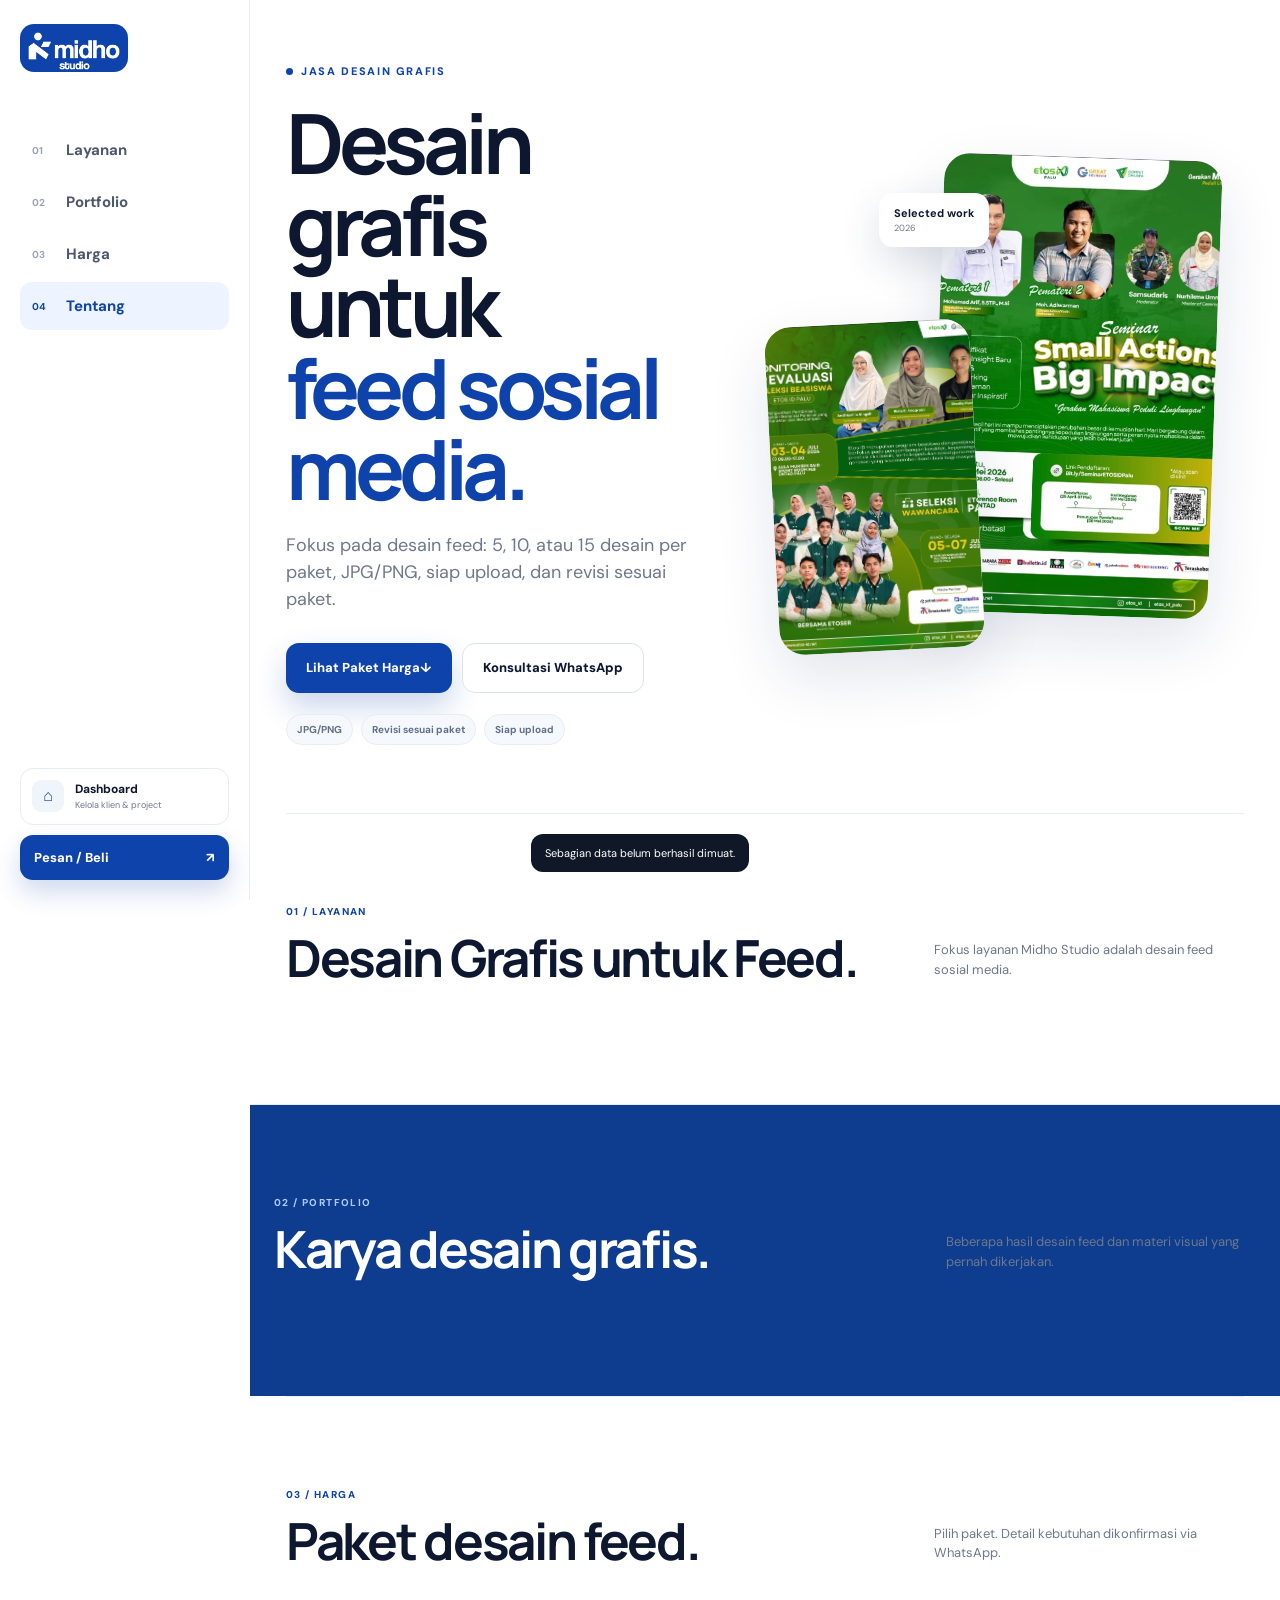
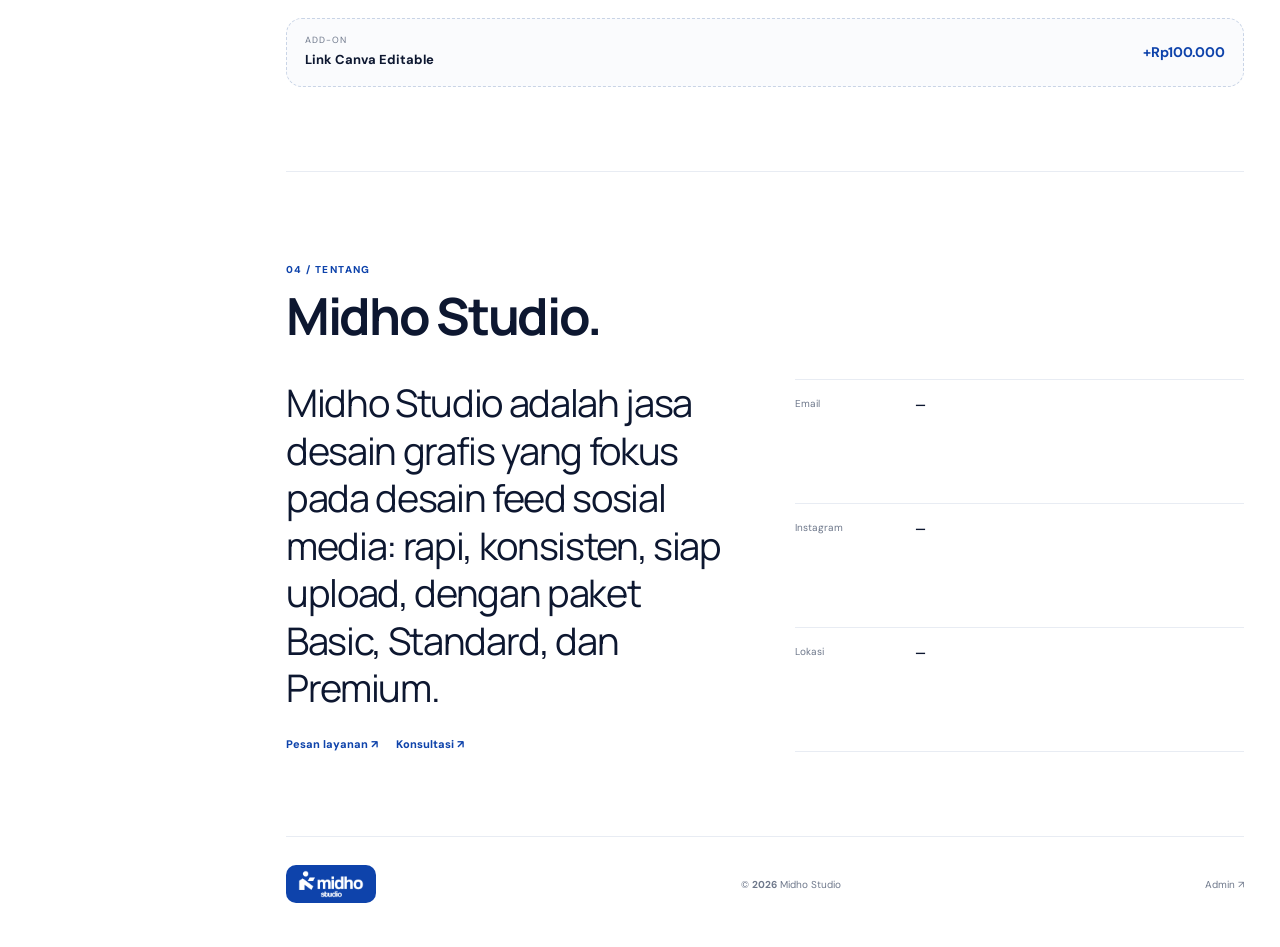
<file: index.html>
<!doctype html>
<html lang="id">
<head>
<meta charset="utf-8">
<meta name="viewport" content="width=device-width,initial-scale=1,viewport-fit=cover">
<meta name="theme-color" content="#0E43AB">
<meta name="description" content="Midho Studio — jasa desain grafis yang fokus pada desain feed sosial media. Paket Basic, Standard, dan Premium.">
<title>Midho Studio — Jasa Desain Grafis Feed Sosial Media</title>
<link rel="icon" type="image/png" href="/assets/midho-logo-white.png">
<link rel="preconnect" href="https://fonts.googleapis.com">
<link rel="preconnect" href="https://fonts.gstatic.com" crossorigin>
<link href="https://fonts.googleapis.com/css2?family=DM+Sans:wght@400;500;600;700&family=Manrope:wght@600;700;800&display=swap" rel="stylesheet">
<link rel="stylesheet" href="/assets/studio-v4.css">
</head>
<body>
<div class="site-shell">
<aside class="site-rail" id="siteRail">
<a class="rail-brand" href="#home"><img data-brand-logo src="/assets/midho-logo-white.png" alt="Midho Studio"></a>
<nav class="rail-nav">
<a href="#layanan" data-section-link><span>01</span>Layanan</a>
<a href="#portfolio" data-section-link><span>02</span>Portfolio</a>
<a href="#harga" data-section-link><span>03</span>Harga</a>
<a href="#tentang" data-section-link><span>04</span>Tentang</a>
</nav>
<div class="rail-bottom">
<a class="rail-admin" href="/admin/"><span>⌂</span><div><b>Dashboard</b><small>Kelola klien & project</small></div></a>
<a class="rail-buy" href="https://lynk.id/midhostudio" target="_blank" rel="noopener">Pesan / Beli <span>↗</span></a>
</div>
</aside>
<main class="site-main">
<header class="mobile-head">
<a href="#home"><img data-brand-logo src="/assets/midho-logo-white.png" alt="Midho Studio"></a>
<a class="mobile-buy" href="https://lynk.id/midhostudio" target="_blank" rel="noopener">Pesan</a>
<button id="mobileMenu" aria-label="Buka menu">☰</button>
</header>
<section class="studio-hero" id="home">
<div class="hero-copy">
<span class="kicker">Jasa Desain Grafis</span>
<h1>Desain grafis untuk<br><em>feed sosial media.</em></h1>
<p>Fokus pada desain feed: 5, 10, atau 15 desain per paket, JPG/PNG, siap upload, dan revisi sesuai paket.</p>
<div class="hero-actions">
<a class="primary-action" href="#harga">Lihat Paket Harga <span>↓</span></a>
<a class="soft-action" href="#" data-whatsapp>Konsultasi WhatsApp</a>
</div>
<div class="micro-proof"><span>JPG/PNG</span><span>Revisi sesuai paket</span><span>Siap upload</span></div>
</div>
<div class="hero-showcase">
<div class="showcase-card main"><img id="heroWork1" src="/assets/portfolio/portfolio-1.jpg?v=7" alt="Karya Midho Studio"></div>
<div class="showcase-card secondary"><img id="heroWork2" src="/assets/portfolio/portfolio-2.jpg?v=7" alt="Karya Midho Studio"></div>
<div class="showcase-badge"><strong>Selected work</strong><span>2026</span></div>
</div>
</section>
<section class="studio-section" id="layanan">
<header class="section-title"><div><span>01 / LAYANAN</span><h2>Desain Grafis untuk Feed.</h2></div><p>Fokus layanan Midho Studio adalah desain feed sosial media.</p></header>
<div class="service-grid" id="serviceGrid"></div>
</section>
<section class="studio-section dark-section" id="portfolio">
<header class="section-title light"><div><span>02 / PORTFOLIO</span><h2>Karya desain grafis.</h2></div><p>Beberapa hasil desain feed dan materi visual yang pernah dikerjakan.</p></header>
<div class="portfolio-grid" id="portfolioGrid"></div>
</section>
<section class="studio-section price-section" id="harga">
<header class="section-title"><div><span>03 / HARGA</span><h2>Paket desain feed.</h2></div><p>Pilih paket. Detail kebutuhan dikonfirmasi via WhatsApp.</p></header>
<div class="price-grid" id="priceGrid"></div>
<div class="addon-card"><div><span>Add-on</span><strong>Link Canva Editable</strong></div><b>+Rp100.000</b></div>
</section>
<section class="studio-section about-section" id="tentang">
<header class="section-title"><div><span>04 / TENTANG</span><h2>Midho Studio.</h2></div></header>
<div class="about-layout">
<div><p id="aboutText">Midho Studio adalah jasa desain grafis yang fokus pada desain feed sosial media: rapi, konsisten, siap upload, dengan paket Basic, Standard, dan Premium.</p><div class="about-actions"><a href="https://lynk.id/midhostudio" target="_blank" rel="noopener">Pesan layanan ↗</a><a href="#" data-whatsapp>Konsultasi ↗</a></div></div>
<div class="contact-list">
<div><span>Email</span><a id="publicEmail" href="#">—</a></div>
<div><span>Instagram</span><a id="publicInstagram" href="#" target="_blank" rel="noopener">—</a></div>
<div><span>Lokasi</span><b id="publicLocation">—</b></div>
</div>
</div>
</section>
<footer class="studio-footer">
<img data-brand-logo src="/assets/midho-logo-white.png" alt="Midho Studio">
<span>© <b id="year"></b> Midho Studio</span>
<a href="/admin/">Admin ↗</a>
</footer>
</main>
</div>
<div class="mobile-actionbar">
<a href="#" data-whatsapp>Konsultasi</a>
<a href="https://lynk.id/midhostudio" target="_blank" rel="noopener">Pesan / Beli ↗</a>
</div>
<div class="lightbox" id="lightbox" hidden><button aria-label="Tutup">×</button><img alt=""><div><span></span><strong></strong></div></div>
<div class="toast" id="toast"></div>
<script src="/assets/store.js?v=20260923-1045"></script>
<script src="/assets/studio-v3.js?v=20260923-1045"></script>
</body>
</html>
</file>
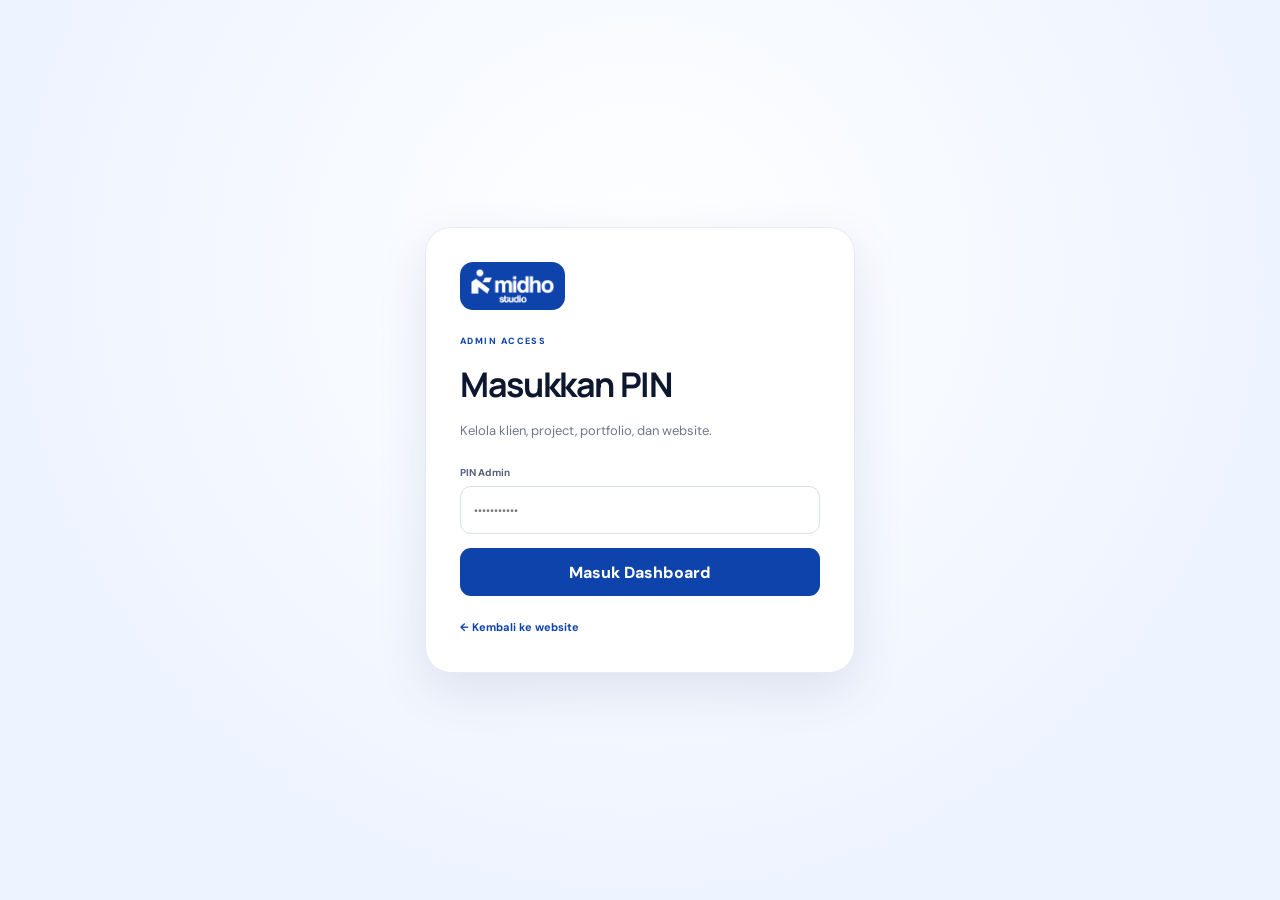
<file: admin/index.html>
<!doctype html>
<html lang="id">
<head>
<meta charset="utf-8">
<meta name="viewport" content="width=device-width,initial-scale=1,viewport-fit=cover">
<meta name="theme-color" content="#0E43AB">
<title>Midho Studio — Admin</title>
<link rel="icon" type="image/png" href="/assets/midho-logo-white.png">
<link rel="preconnect" href="https://fonts.googleapis.com">
<link rel="preconnect" href="https://fonts.gstatic.com" crossorigin>
<link href="https://fonts.googleapis.com/css2?family=DM+Sans:wght@400;500;600;700&family=Manrope:wght@600;700;800&display=swap" rel="stylesheet">
<link rel="stylesheet" href="/assets/admin-v5.css">
</head>
<body>
<main id="loginView" class="auth-screen">
<section class="auth-card">
<img data-brand-logo src="/assets/midho-logo-white.png" alt="Midho Studio">
<span>ADMIN ACCESS</span>
<h1>Masukkan PIN</h1>
<p>Kelola klien, project, portfolio, dan website.</p>
<form id="pinForm">
<label>PIN Admin<input type="password" name="pin" inputmode="numeric" required autocomplete="current-password" placeholder="•••••••••••"></label>
<button>Masuk Dashboard</button>
</form>
<a href="/">← Kembali ke website</a>
</section>
</main>
<div id="adminView" class="admin-shell" hidden>
<aside class="admin-rail" id="adminRail">
<a class="admin-brand" href="/"><img data-brand-logo src="/assets/midho-logo-white.png" alt="Midho Studio"></a>
<nav>
<button class="active" data-nav="overview"><span>⌂</span>Overview</button>
<button data-nav="clients"><span>◎</span>Klien</button>
<button data-nav="projects"><span>▦</span>Project</button>
<button data-nav="portfolio"><span>◫</span>Portfolio</button>
<button data-nav="pricing"><span>Rp</span>Harga</button>
<button data-nav="settings"><span>⚙</span>Pengaturan</button>
</nav>
<div class="admin-rail-bottom">
<a href="/" target="_blank">Preview Website ↗</a>
<button id="logoutBtn"><span>↪</span>Logout</button>
</div>
</aside>
<section class="admin-work">
<header class="admin-top">
<button class="admin-menu" id="adminMenu">☰</button>
<div><small>Midho Studio</small><strong id="adminCurrent">Overview</strong></div>
<a href="/" target="_blank">Preview ↗</a>
</header>
<div class="admin-content" id="mainContent"></div>
</section>
</div>
<div id="modalRoot"></div>
<div class="admin-toast" id="adminToast"></div>
<script src="/assets/store-v4.js"></script>
<script src="/assets/admin-core-v4.js"></script>
<script src="/assets/admin-pages-v5.js"></script>
<script src="/assets/admin-actions-v5.js"></script>
</body>
</html>
</file>
<file: assets/studio-v4.css>
:root{--blue:#0E43AB;--blue2:#1A5AD4;--ink:#0D1730;--muted:#6E788B;--line:#E8ECF3;--soft:#F5F8FC;--white:#fff;--shadow:0 24px 60px rgba(20,45,95,.12);--rail:250px}
*{box-sizing:border-box}html{scroll-behavior:smooth}body{margin:0;font-family:"DM Sans",sans-serif;color:var(--ink);background:#fff;line-height:1.5}a{text-decoration:none;color:inherit}button{font:inherit}img{max-width:100%;display:block}section[id]{scroll-margin-top:22px}
.site-shell{display:grid;grid-template-columns:var(--rail) minmax(0,1fr);min-height:100vh}
.site-rail{position:sticky;top:0;height:100vh;padding:24px 20px 20px;border-right:1px solid var(--line);background:rgba(255,255,255,.98);display:flex;flex-direction:column;z-index:30}
.rail-brand{width:108px;height:48px;border-radius:14px;overflow:hidden;background:var(--blue);display:grid;place-items:center}.rail-brand img{width:100%;height:100%;object-fit:contain;padding:7px}
.rail-nav{display:grid;gap:4px;margin-top:54px}.rail-nav a{display:grid;grid-template-columns:34px 1fr;align-items:center;min-height:48px;padding:0 12px;border-radius:12px;color:#4D5870;font-weight:700;font-size:15px;transition:.2s}.rail-nav a span{font-size:10px;color:#9AA4B6}.rail-nav a:hover,.rail-nav a.active{background:#EDF3FF;color:var(--blue)}.rail-nav a.active span{color:var(--blue)}
.rail-bottom{margin-top:auto;display:grid;gap:10px}.rail-admin{display:flex;align-items:center;gap:11px;padding:11px;border:1px solid var(--line);border-radius:13px}.rail-admin>span{width:32px;height:32px;border-radius:9px;background:#F0F4FB;display:grid;place-items:center;color:var(--blue)}.rail-admin b{display:block;font-size:12px}.rail-admin small{display:block;color:var(--muted);font-size:9px;margin-top:1px}.rail-buy{display:flex;align-items:center;justify-content:space-between;background:var(--blue);color:#fff;border-radius:13px;padding:13px 14px;font-size:13px;font-weight:800;box-shadow:0 12px 26px rgba(14,67,171,.2)}
.site-main{min-width:0}.mobile-head{display:none}
.studio-hero,.studio-section,.studio-footer{width:min(1240px,calc(100% - 72px));margin:0 auto}
.studio-hero{min-height:680px;display:grid;grid-template-columns:minmax(0,.92fr) minmax(420px,1.08fr);align-items:center;gap:56px;padding:58px 0 68px}.kicker{display:inline-flex;align-items:center;gap:8px;color:var(--blue);font-size:11px;font-weight:800;letter-spacing:.15em;text-transform:uppercase}.kicker:before{content:"";width:7px;height:7px;border-radius:50%;background:var(--blue)}
.hero-copy h1{font-family:"Manrope",sans-serif;font-size:clamp(58px,6.5vw,92px);line-height:.98;letter-spacing:-.065em;margin:20px 0 22px;max-width:760px}.hero-copy h1 em{font-style:normal;color:var(--blue)}.hero-copy>p{font-size:18px;color:var(--muted);max-width:530px;margin:0 0 30px}
.hero-actions{display:flex;gap:10px;flex-wrap:wrap}.primary-action,.soft-action{display:inline-flex;align-items:center;justify-content:center;min-height:50px;padding:0 20px;border-radius:13px;font-weight:800;font-size:13px;transition:.2s}.primary-action{background:var(--blue);color:#fff;box-shadow:0 14px 30px rgba(14,67,171,.22)}.soft-action{border:1px solid #DDE3EC;background:#fff;color:var(--ink)}.primary-action:hover,.soft-action:hover{transform:translateY(-2px)}
.micro-proof{display:flex;gap:8px;flex-wrap:wrap;margin-top:21px}.micro-proof span{border:1px solid var(--line);background:var(--soft);border-radius:999px;padding:7px 10px;color:#617088;font-size:10px;font-weight:700}
.hero-showcase{position:relative;height:520px}.showcase-card{position:absolute;overflow:hidden;border-radius:26px;box-shadow:var(--shadow);background:#E7EDF8}.showcase-card img{width:100%;height:100%;object-fit:cover}.showcase-card.main{width:57%;height:88%;right:6%;top:3%;transform:rotate(2deg)}.showcase-card.secondary{width:42%;height:63%;left:3%;bottom:2%;transform:rotate(-3deg)}.showcase-badge{position:absolute;left:25%;top:10%;background:#fff;padding:12px 15px;border-radius:14px;box-shadow:0 15px 40px rgba(30,55,95,.16)}.showcase-badge strong,.showcase-badge span{display:block}.showcase-badge strong{font-size:11px}.showcase-badge span{font-size:9px;color:var(--muted)}
.studio-section{padding:84px 0;border-top:1px solid var(--line)}.section-title{display:flex;align-items:flex-end;justify-content:space-between;gap:28px;margin-bottom:36px}.section-title>div>span{font-size:10px;font-weight:800;letter-spacing:.14em;color:var(--blue)}.section-title h2{font-family:"Manrope";font-size:clamp(34px,4vw,52px);letter-spacing:-.045em;line-height:1.05;margin:9px 0 0}.section-title>p{color:var(--muted);font-size:13px;max-width:310px;margin:0 0 5px}
.service-grid{display:grid;grid-template-columns:repeat(4,minmax(0,1fr));gap:14px}.service-grid.single-service{grid-template-columns:minmax(0,620px)}.service-card{min-height:260px;border:1px solid var(--line);border-radius:20px;padding:20px;display:flex;flex-direction:column;background:#fff;transition:.22s}.service-card:hover{transform:translateY(-4px);box-shadow:0 16px 40px rgba(30,55,100,.09)}.service-card .num{font-size:10px;color:#A0A9B9}.service-card .service-mark{width:56px;height:46px;border-radius:14px;background:#EDF3FF;color:var(--blue);display:grid;place-items:center;font-size:10px;font-weight:800;margin:38px 0 22px}.service-card h3{font-family:"Manrope";font-size:20px;letter-spacing:-.03em;margin:0 0 8px}.service-card p{font-size:12px;color:var(--muted);margin:0 0 20px}.service-card a{margin-top:auto;color:var(--blue);font-size:11px;font-weight:800}
.dark-section{width:100%;max-width:none;background:#0E3C8E;color:#fff;padding-left:max(24px,calc((100% - 1240px)/2));padding-right:max(24px,calc((100% - 1240px)/2))}.dark-section .section-title.light>div>span{color:#AFC8FF}.dark-section .section-title h2{color:#fff}.portfolio-filters{display:flex;gap:6px;flex-wrap:wrap}.portfolio-filters button{border:1px solid rgba(255,255,255,.2);background:transparent;color:#C9D7F1;border-radius:999px;padding:8px 12px;font-size:10px;font-weight:700;cursor:pointer}.portfolio-filters button.active{background:#fff;color:var(--blue)}
.portfolio-grid{display:grid;grid-template-columns:repeat(4,minmax(0,1fr));gap:24px 14px}.portfolio-card{cursor:pointer;min-width:0}.portfolio-image{aspect-ratio:4/5;border-radius:18px;overflow:hidden;background:#2956A6}.portfolio-image img{width:100%;height:100%;object-fit:cover;transition:.35s}.portfolio-card:hover img{transform:scale(1.02)}.portfolio-meta{padding-top:11px}.portfolio-meta span{display:block;font-size:8px;color:#AFC8FF;letter-spacing:.12em;text-transform:uppercase}.portfolio-meta h3{font-size:14px;line-height:1.3;margin:5px 0 0;color:#fff}
.product-grid{display:grid;grid-template-columns:repeat(3,minmax(0,1fr));gap:14px}.product-card{border:1px solid var(--line);border-radius:20px;padding:22px;min-height:220px;display:flex;flex-direction:column}.product-card .product-type{font-size:9px;color:var(--blue);font-weight:800;text-transform:uppercase;letter-spacing:.1em}.product-card h3{font-family:"Manrope";font-size:23px;letter-spacing:-.03em;margin:14px 0 8px}.product-card p{font-size:12px;color:var(--muted);margin:0}.product-card footer{margin-top:auto;display:flex;align-items:center;justify-content:space-between;gap:12px}.product-card footer strong{font-size:13px}.product-card footer a{background:var(--blue);color:#fff;border-radius:11px;padding:10px 13px;font-size:10px;font-weight:800}
.price-grid{display:grid;grid-template-columns:repeat(3,minmax(0,1fr));gap:14px}.price-card{border:1px solid var(--line);border-radius:22px;padding:24px;position:relative}.price-card.featured{border-color:#BBD0FF;background:#F7FAFF;box-shadow:0 15px 38px rgba(14,67,171,.09)}.price-card .price-label{font-size:9px;color:var(--blue);font-weight:800;text-transform:uppercase;letter-spacing:.12em}.price-card h3{font-family:"Manrope";font-size:24px;margin:12px 0 3px}.price-card .price{font-family:"Manrope";font-size:30px;font-weight:800;letter-spacing:-.035em;margin:16px 0}.price-card ul{list-style:none;margin:0 0 24px;padding:0;display:grid;gap:9px}.price-card li{font-size:12px;color:#56637A}.price-card li:before{content:"✓";color:var(--blue);font-weight:800;margin-right:8px}.price-card a{display:flex;justify-content:center;padding:12px;border-radius:11px;border:1px solid #D8E0EC;font-size:11px;font-weight:800}.price-card.featured a{background:var(--blue);color:#fff;border-color:var(--blue)}.addon-card{margin-top:14px;border:1px dashed #C9D4E6;border-radius:16px;padding:15px 18px;display:flex;align-items:center;justify-content:space-between;background:#FAFBFD}.addon-card span{display:block;font-size:9px;color:var(--muted);text-transform:uppercase;letter-spacing:.12em}.addon-card strong{font-size:13px}.addon-card b{color:var(--blue);font-size:14px}
.about-layout{display:grid;grid-template-columns:1fr 1fr;gap:60px}.about-layout>div>p{font-family:"Manrope";font-size:clamp(25px,3vw,38px);letter-spacing:-.035em;line-height:1.25;margin:0;max-width:620px}.about-actions{display:flex;gap:18px;margin-top:24px}.about-actions a{font-size:11px;font-weight:800;color:var(--blue)}.contact-list{display:grid;border-top:1px solid var(--line)}.contact-list>div{display:grid;grid-template-columns:100px 1fr;gap:20px;padding:16px 0;border-bottom:1px solid var(--line)}.contact-list span{font-size:10px;color:var(--muted)}.contact-list a,.contact-list b{font-size:12px;font-weight:700}
.studio-footer{border-top:1px solid var(--line);padding:28px 0 44px;display:flex;align-items:center;justify-content:space-between;gap:20px;color:var(--muted);font-size:10px}.studio-footer img{width:90px;height:38px;object-fit:contain;background:var(--blue);border-radius:10px;padding:5px}
.mobile-actionbar{display:none}.lightbox{position:fixed;inset:0;background:rgba(5,12,28,.92);z-index:100;display:grid;place-items:center;padding:36px}.lightbox[hidden]{display:none}.lightbox img{max-height:82vh;max-width:min(880px,90vw);border-radius:18px;box-shadow:0 30px 90px rgba(0,0,0,.5)}.lightbox button{position:absolute;right:24px;top:20px;border:0;background:rgba(255,255,255,.12);color:#fff;width:42px;height:42px;border-radius:50%;font-size:24px;cursor:pointer}.lightbox>div{position:absolute;left:30px;bottom:24px;color:#fff}.lightbox>div span{display:block;font-size:9px;color:#AFC8FF;text-transform:uppercase;letter-spacing:.12em}.lightbox>div strong{font-size:14px}.toast{position:fixed;left:50%;bottom:28px;transform:translate(-50%,20px);background:#101828;color:#fff;border-radius:12px;padding:11px 14px;font-size:11px;opacity:0;pointer-events:none;transition:.2s;z-index:120}.toast.show{opacity:1;transform:translate(-50%,0)}
@media(max-width:1180px){:root{--rail:220px}.studio-hero,.studio-section,.studio-footer{width:min(100% - 44px,1080px)}.studio-hero{grid-template-columns:1fr 1fr;gap:34px}.hero-copy h1{font-size:clamp(50px,6vw,72px)}.dark-section{width:100%;padding-left:24px;padding-right:24px}.portfolio-grid,.service-grid{grid-template-columns:repeat(3,1fr)}.service-grid.single-service{grid-template-columns:minmax(0,620px)}}
@media(max-width:860px){body{padding-bottom:72px}.site-shell{display:block}.site-rail{position:fixed;inset:0 auto 0 0;width:min(82vw,300px);height:100dvh;transform:translateX(-104%);transition:.25s;box-shadow:30px 0 70px rgba(18,36,68,.18);z-index:90}.site-rail.open{transform:none}.rail-nav{margin-top:36px}.rail-bottom{padding-bottom:calc(env(safe-area-inset-bottom) + 6px)}.mobile-head{position:sticky;top:0;z-index:60;height:64px;padding:0 15px;display:grid;grid-template-columns:auto 1fr auto;align-items:center;gap:10px;background:rgba(255,255,255,.94);backdrop-filter:blur(16px);border-bottom:1px solid var(--line)}.mobile-head>a:first-child{width:82px;height:36px;background:var(--blue);border-radius:10px;overflow:hidden}.mobile-head img{width:100%;height:100%;object-fit:contain;padding:5px}.mobile-buy{justify-self:end;background:var(--blue);color:#fff;padding:9px 13px;border-radius:10px;font-size:10px;font-weight:800}.mobile-head button{width:38px;height:38px;border:1px solid var(--line);background:#fff;border-radius:10px}.studio-hero,.studio-section,.studio-footer{width:min(100% - 28px,720px)}.studio-hero{min-height:0;grid-template-columns:1fr;gap:30px;padding:42px 0 54px}.hero-copy h1{font-size:clamp(42px,11vw,62px);margin:16px 0}.hero-copy>p{font-size:15px;margin-bottom:22px}.hero-actions{display:grid;grid-template-columns:1.1fr .9fr}.primary-action,.soft-action{min-height:46px;padding:0 12px;font-size:11px}.micro-proof{margin-top:16px}.hero-showcase{height:360px}.showcase-card.main{width:54%;right:7%}.showcase-card.secondary{width:42%;left:5%}.showcase-badge{left:28%;top:6%}.studio-section{padding:58px 0}.section-title{display:block;margin-bottom:26px}.section-title>p{margin-top:12px}.section-title h2{font-size:34px}.service-grid{grid-template-columns:repeat(2,1fr);gap:10px}.service-grid.single-service{grid-template-columns:1fr}.service-card{min-height:220px;padding:16px}.service-card .service-mark{margin:26px 0 16px}.service-card h3{font-size:17px}.service-card p{font-size:11px}.dark-section{width:100%;padding-left:14px;padding-right:14px}.dark-section .section-title{width:min(100%,720px);margin-left:auto;margin-right:auto}.portfolio-filters{margin-top:14px;overflow:auto;flex-wrap:nowrap}.portfolio-grid{grid-template-columns:repeat(2,minmax(0,1fr));gap:18px 10px;max-width:720px;margin:auto}.portfolio-image{border-radius:13px}.portfolio-meta h3{font-size:12px}.product-grid{grid-template-columns:1fr;gap:10px}.product-card{min-height:180px;padding:18px}.product-card h3{font-size:20px}.price-grid{grid-template-columns:1fr;gap:10px}.price-card{padding:20px}.price-card .price{font-size:27px}.about-layout{grid-template-columns:1fr;gap:34px}.about-layout>div>p{font-size:28px}.contact-list>div{grid-template-columns:80px 1fr}.studio-footer{padding-bottom:28px}.mobile-actionbar{position:fixed;left:10px;right:10px;bottom:10px;z-index:70;display:grid;grid-template-columns:.82fr 1.18fr;background:#fff;border:1px solid #E3E8F0;border-radius:16px;padding:6px;box-shadow:0 18px 50px rgba(15,33,65,.18)}.mobile-actionbar a{display:grid;place-items:center;min-height:46px;border-radius:11px;font-size:11px;font-weight:800}.mobile-actionbar a:last-child{background:var(--blue);color:#fff}}
@media(max-width:430px){.hero-actions{grid-template-columns:1fr}.hero-showcase{height:320px}.showcase-card.main{width:58%;height:86%;right:2%}.showcase-card.secondary{width:45%;height:60%;left:2%}.showcase-badge{left:21%}.service-grid{grid-template-columns:1fr}.service-grid.single-service{grid-template-columns:1fr}.service-card{min-height:205px}.portfolio-meta h3{font-size:11px}.studio-footer{flex-wrap:wrap}.studio-footer img{width:78px}}

/* ===== Portrait / mobile public site polish ===== */
html,body{max-width:100%;overflow-x:hidden}
@media(max-width:860px){
  body{padding-bottom:78px}
  .site-main{width:100%;overflow:hidden}
  .mobile-head{
    height:62px;
    padding:0 14px;
    grid-template-columns:auto 1fr auto;
    box-shadow:0 1px 0 rgba(12,32,66,.06)
  }
  .mobile-head>a:first-child{width:88px;height:38px;border-radius:11px}
  .mobile-buy{padding:9px 14px;font-size:11px}
  .mobile-head button{width:40px;height:40px;font-size:18px}
  .studio-hero,.studio-section,.studio-footer{width:calc(100% - 32px);max-width:720px}
  .studio-hero{padding:34px 0 46px;gap:24px}
  .kicker{font-size:10px}
  .hero-copy h1{
    font-size:clamp(42px,10.8vw,60px);
    line-height:1.01;
    letter-spacing:-.055em;
    margin:14px 0 16px
  }
  .hero-copy>p{font-size:14px;line-height:1.6;margin-bottom:20px}
  .hero-actions{grid-template-columns:1fr 1fr;gap:8px}
  .primary-action,.soft-action{min-height:46px;border-radius:12px;font-size:11px}
  .micro-proof{gap:6px}
  .micro-proof span{padding:6px 9px}
  .hero-showcase{height:330px;margin-top:4px}
  .showcase-card{border-radius:20px}
  .showcase-card.main{width:58%;height:88%;right:2%;top:2%}
  .showcase-card.secondary{width:45%;height:63%;left:2%;bottom:1%}
  .showcase-badge{left:24%;top:5%;padding:10px 12px;border-radius:12px}
  .studio-section{padding:50px 0}
  .section-title{margin-bottom:22px}
  .section-title h2{font-size:clamp(30px,8vw,38px)}
  .section-title>p{font-size:12px;line-height:1.55;max-width:100%}
  .service-card{min-height:0;padding:18px;border-radius:18px}
  .service-card .service-mark{margin:22px 0 16px}
  .service-card h3{font-size:19px}
  .service-card p{font-size:12px;line-height:1.6}
  .dark-section{padding-left:16px;padding-right:16px}
  .dark-section .section-title{max-width:720px}
  .portfolio-grid{grid-template-columns:repeat(2,minmax(0,1fr));gap:16px 10px}
  .portfolio-image{border-radius:14px}
  .portfolio-meta{padding-top:9px}
  .portfolio-meta span{font-size:7px}
  .portfolio-meta h3{font-size:12px;line-height:1.28}
  .price-grid{gap:10px}
  .price-card{padding:20px;border-radius:19px}
  .price-card h3{font-size:22px}
  .price-card .price{font-size:28px}
  .price-card li{font-size:12px}
  .addon-card{padding:14px 15px;gap:10px}
  .about-layout{gap:28px}
  .about-layout>div>p{font-size:26px;line-height:1.28}
  .contact-list>div{grid-template-columns:72px minmax(0,1fr);gap:12px}
  .contact-list a,.contact-list b{word-break:break-word}
  .studio-footer{padding:24px 0 30px}
  .mobile-actionbar{
    left:10px;right:10px;bottom:calc(8px + env(safe-area-inset-bottom));
    border-radius:17px;
    padding:6px;
    box-shadow:0 14px 44px rgba(15,33,65,.2)
  }
  .mobile-actionbar a{min-height:46px}
  .lightbox{padding:18px}
  .lightbox img{max-width:94vw;max-height:78dvh;border-radius:14px}
  .lightbox>div{left:18px;bottom:18px;right:70px}
}
@media(max-width:430px){
  .studio-hero,.studio-section,.studio-footer{width:calc(100% - 28px)}
  .hero-copy h1{font-size:clamp(39px,12vw,50px)}
  .hero-actions{grid-template-columns:1fr}
  .hero-showcase{height:300px}
  .showcase-card.main{width:60%;height:86%;right:0}
  .showcase-card.secondary{width:46%;height:61%;left:0}
  .showcase-badge{left:20%}
  .portfolio-grid{gap:14px 8px}
  .portfolio-meta h3{font-size:11px}
  .about-actions{flex-direction:column;gap:10px}
  .addon-card{align-items:flex-start}
}
@media(max-width:350px){
  .portfolio-grid{grid-template-columns:1fr}
  .hero-showcase{height:280px}
}
</file>
<file: assets/admin-v5.css>
@import url("/assets/admin-widgets-v3.css");
:root{--blue:#0E43AB;--ink:#0D1730;--muted:#6E788B;--line:#E6EAF2;--soft:#F5F8FD;--white:#fff;--green:#14945B;--amber:#D87900;--red:#D94747;--shadow:0 18px 50px rgba(16,40,85,.1)}
*{box-sizing:border-box}[hidden]{display:none!important}body{margin:0;font-family:"DM Sans",sans-serif;color:var(--ink);background:#F4F7FC;line-height:1.45}button,input,select,textarea{font:inherit}button{cursor:pointer}a{text-decoration:none;color:inherit}
.auth-screen{min-height:100vh;display:grid;place-items:center;padding:24px;background:radial-gradient(circle at 50% 30%,#fff,#EEF4FF 70%)}.auth-card{width:min(430px,100%);background:#fff;border:1px solid var(--line);border-radius:26px;padding:34px;box-shadow:var(--shadow)}.auth-card>img{width:105px;height:48px;object-fit:contain;background:var(--blue);border-radius:13px;padding:6px}.auth-card>span{display:block;color:var(--blue);font-size:9px;font-weight:800;letter-spacing:.16em;margin:18px 0 12px}.auth-card h1{font-family:"Manrope";font-size:34px;letter-spacing:-.04em;margin:0}.auth-card p{color:var(--muted);font-size:13px}.auth-card form{display:grid;gap:14px;margin:25px 0 18px}.auth-card label{font-size:10px;font-weight:700;color:#536078}.auth-card input{width:100%;height:48px;border:1px solid #D9E0EB;border-radius:11px;padding:0 13px;margin-top:6px;outline:none}.auth-card input:focus{border-color:#8EB0F4;box-shadow:0 0 0 3px #EDF3FF}.auth-card form button{height:48px;border:0;border-radius:11px;background:var(--blue);color:#fff;font-weight:800}.auth-card>a{font-size:11px;color:var(--blue);font-weight:700}
.admin-shell{display:grid;grid-template-columns:230px minmax(0,1fr);min-height:100vh}.admin-rail{position:sticky;top:0;height:100vh;background:#fff;border-right:1px solid var(--line);padding:22px 16px;display:flex;flex-direction:column;z-index:50}.admin-brand{width:104px;height:46px;background:var(--blue);border-radius:13px;overflow:hidden;display:grid;place-items:center}.admin-brand img{width:100%;height:100%;object-fit:contain;padding:6px}.admin-rail nav{display:grid;gap:4px;margin-top:38px}.admin-rail nav button,.admin-rail-bottom button{border:0;background:transparent;text-align:left;display:grid;grid-template-columns:32px 1fr;align-items:center;min-height:44px;padding:0 11px;border-radius:11px;color:#59657B;font-size:12px;font-weight:700}.admin-rail nav button span,.admin-rail-bottom button span{color:#9AA5B7}.admin-rail nav button:hover,.admin-rail nav button.active{background:#EDF3FF;color:var(--blue)}.admin-rail-bottom{margin-top:auto;display:grid;gap:7px}.admin-rail-bottom>a{font-size:10px;font-weight:700;color:var(--blue);padding:10px 11px}
.admin-work{min-width:0}.admin-top{height:70px;padding:0 28px;display:grid;grid-template-columns:auto 1fr auto;gap:12px;align-items:center;background:#fff;border-bottom:1px solid var(--line);position:sticky;top:0;z-index:40}.admin-top>div small,.admin-top>div strong{display:block}.admin-top small{font-size:9px;color:#95A0B2}.admin-top strong{font-size:13px}.admin-top>a{font-size:10px;color:var(--blue);font-weight:800}.admin-menu{display:none;width:38px;height:38px;border:1px solid var(--line);background:#fff;border-radius:10px}
.admin-content{padding:28px;max-width:1480px;margin:auto}.page-head{display:flex;align-items:flex-end;justify-content:space-between;gap:20px;margin-bottom:22px}.page-head small{display:block;font-size:9px;color:var(--blue);font-weight:800;letter-spacing:.14em;text-transform:uppercase}.page-head h1{font-family:"Manrope";font-size:30px;letter-spacing:-.04em;margin:5px 0 0}.page-head p{font-size:11px;color:var(--muted);margin:5px 0 0}
.btn{border:0;border-radius:10px;min-height:40px;padding:0 14px;font-size:10px;font-weight:800}.btn-primary{background:var(--blue);color:#fff}.btn-soft{background:#EDF3FF;color:var(--blue)}.btn-outline{background:#fff;border:1px solid #DDE3ED;color:#344054}.btn-danger{background:#FFF0F0;color:var(--red);border:1px solid #FFD1D1}.btn-sm{min-height:34px;padding:0 10px}.toolbar{display:flex;align-items:center;gap:8px;flex-wrap:wrap;margin-bottom:14px}.toolbar input,.toolbar select{height:39px;border:1px solid #DDE3ED;background:#fff;border-radius:10px;padding:0 11px;font-size:10px;outline:none}.toolbar input{min-width:220px}.toolbar .grow{flex:1}
.settings-grid{display:grid;grid-template-columns:1.25fr .75fr;gap:12px}.settings-stack{display:grid;gap:12px}.settings-card{background:#fff;border:1px solid var(--line);border-radius:16px;padding:17px}.settings-card h3{font-size:14px;margin:0 0 14px}.form-grid{display:grid;grid-template-columns:1fr 1fr;gap:12px}.field{display:grid;gap:5px}.field.full{grid-column:1/-1}.field label{font-size:9px;color:#667085;font-weight:700}.field input,.field textarea,.field select{width:100%;border:1px solid #DCE3ED;border-radius:9px;padding:10px 11px;font-size:10px;outline:none;background:#fff}.field textarea{min-height:92px;resize:vertical}.field input:focus,.field textarea:focus,.field select:focus{border-color:#8FB1F4;box-shadow:0 0 0 3px #EEF4FF}.settings-actions{display:flex;justify-content:flex-end;margin-top:13px}
.admin-toast{position:fixed;right:20px;bottom:20px;background:#101828;color:#fff;border-radius:11px;padding:10px 13px;font-size:10px;opacity:0;transform:translateY(12px);pointer-events:none;transition:.2s;z-index:140}.admin-toast.show{opacity:1;transform:none}.admin-toast.err{background:#B42318}.empty{padding:24px;text-align:center;color:var(--muted);font-size:10px}

/* ===== Portrait / mobile admin — cascade-last on purpose ===== */
html,body{max-width:100%;overflow-x:hidden}
@media(max-width:900px){
  body{background:#F5F8FD}
  .admin-shell{display:block!important;min-height:100dvh;width:100%}
  .admin-work{width:100%;min-width:0}
  .admin-rail{
    position:fixed!important;
    top:0;bottom:0;left:0;
    width:min(84vw,292px)!important;
    height:100dvh!important;
    transform:translateX(-105%)!important;
    transition:transform .24s ease!important;
    box-shadow:24px 0 64px rgba(17,37,74,.18);
    padding:18px 14px calc(18px + env(safe-area-inset-bottom));
    z-index:120
  }
  .admin-rail.open{transform:translateX(0)!important}
  .admin-brand{width:100px;height:44px}
  .admin-rail nav{margin-top:28px}
  .admin-rail nav button,.admin-rail-bottom button{min-height:46px;font-size:13px;border-radius:12px}
  .admin-top{
    position:sticky;top:0;z-index:80;
    width:100%;height:64px;
    padding:0 14px;
    grid-template-columns:42px minmax(0,1fr) auto!important;
    gap:10px;
    background:rgba(255,255,255,.96);
    backdrop-filter:blur(16px);
    -webkit-backdrop-filter:blur(16px);
    box-shadow:0 1px 0 rgba(15,35,70,.06)
  }
  .admin-menu{
    display:grid!important;
    place-items:center;
    width:40px;height:40px;
    padding:0;
    font-size:19px;
    border-radius:12px
  }
  .admin-top>div{min-width:0}
  .admin-top>div small{font-size:9px}
  .admin-top>div strong{font-size:14px;white-space:nowrap;overflow:hidden;text-overflow:ellipsis}
  .admin-top>a{font-size:10px;white-space:nowrap;padding:8px 0}
  .admin-content{
    width:100%;
    max-width:none;
    margin:0;
    padding:22px 16px calc(34px + env(safe-area-inset-bottom))
  }
  .page-head{
    align-items:flex-start;
    margin-bottom:18px;
    gap:14px
  }
  .page-head h1{font-size:30px;line-height:1.06}
  .page-head p{font-size:12px;max-width:520px}
  .panel-grid,.settings-grid{grid-template-columns:1fr!important}
  .cards-grid{grid-template-columns:repeat(2,minmax(0,1fr))!important;gap:10px}
  .stat-grid{grid-template-columns:repeat(2,minmax(0,1fr))!important;gap:10px}
  .stat{border-radius:15px;padding:14px}
  .stat strong{font-size:22px}
  .panel,.table-panel,.settings-card{border-radius:16px}
  .table-wrap{width:100%;overflow-x:auto;-webkit-overflow-scrolling:touch}
  .toolbar{display:grid;grid-template-columns:1fr 1fr;gap:8px}
  .toolbar .grow,.toolbar input{grid-column:1/-1;width:100%;min-width:0}
  .toolbar select{width:100%;min-width:0}
}
@media(max-width:560px){
  .admin-content{padding:18px 14px calc(28px + env(safe-area-inset-bottom))}
  .page-head{flex-direction:column}
  .page-head .btn{width:100%;min-height:46px}
  .page-head h1{font-size:28px}
  .stat-grid{grid-template-columns:repeat(2,minmax(0,1fr))!important}
  .stat:nth-child(5){grid-column:1/-1}
  .stat{min-height:118px;display:flex;flex-direction:column;justify-content:center}
  .stat span{font-size:8px;line-height:1.25}
  .stat strong{font-size:24px;margin-top:9px}
  .stat.money strong{font-size:20px}
  .panel{padding:15px}
  .panel-head{margin-bottom:12px}
  .monthly-chart{height:170px;gap:5px}
  .month-bars{height:125px}
  .month-bars i{width:8px}
  .deadline-item{padding:11px}
  .cards-grid{grid-template-columns:repeat(2,minmax(0,1fr))!important;gap:9px}
  .manage-card{padding:9px;border-radius:14px}
  .manage-card img{border-radius:10px}
  .manage-card .meta h3{font-size:11px}
  .row-actions{flex-wrap:wrap}
  .row-btn{min-height:32px;padding:6px 9px}
  .form-grid{grid-template-columns:1fr!important}
  .field.full{grid-column:auto!important}
  .field label{font-size:10px}
  .field input,.field textarea,.field select{font-size:16px;min-height:44px}
  .field textarea{min-height:96px}
  .modal-backdrop{padding:0!important;align-items:end!important}
  .modal-card,.modal-card.wide,.modal-card:not(.wide){
    width:100%!important;
    max-width:none!important;
    max-height:92dvh!important;
    border-radius:22px 22px 0 0!important
  }
  .modal-head{padding:16px 16px 14px}
  .modal-head h2{font-size:19px}
  .modal-body{padding:16px!important}
  .modal-foot{
    position:sticky;bottom:0;z-index:3;
    padding:12px 16px calc(12px + env(safe-area-inset-bottom));
    background:#fff
  }
  .modal-foot .btn{min-height:44px;flex:1}
  .toolbar{grid-template-columns:1fr}
  .toolbar input,.toolbar .grow,.toolbar select{grid-column:1;width:100%}
  .data-table{min-width:760px}
  .table-head{padding:13px 14px}
  .auth-screen{padding:18px}
  .auth-card{padding:24px;border-radius:22px}
  .auth-card h1{font-size:30px}
}
@media(max-width:380px){
  .admin-top>a{font-size:0}
  .admin-top>a:after{content:"↗";font-size:16px}
  .cards-grid{grid-template-columns:1fr!important}
  .stat{min-height:110px}
}


/* ===== Pricing admin ===== */
.price-admin-grid{display:grid;grid-template-columns:repeat(3,minmax(0,1fr));gap:12px}
.price-admin-card{background:#fff;border:1px solid var(--line);border-radius:18px;padding:18px;display:flex;flex-direction:column;min-height:260px}
.price-admin-card.featured{border-color:#BBD0FF;background:#F8FAFF;box-shadow:0 14px 34px rgba(14,67,171,.08)}
.price-admin-card span{font-size:8px;color:var(--blue);font-weight:800;letter-spacing:.12em;text-transform:uppercase}
.price-admin-card h3{font:800 20px/1.15 "Manrope",sans-serif;letter-spacing:-.03em;margin:9px 0 5px}
.price-admin-card strong{font-size:18px}
.price-admin-card ul{list-style:none;margin:16px 0 20px;padding:0;display:grid;gap:7px}
.price-admin-card li{font-size:10px;color:#5D687B}
.price-admin-card li:before{content:"✓";color:var(--blue);font-weight:800;margin-right:7px}
.price-admin-card .btn{margin-top:auto}
@media(max-width:900px){.price-admin-grid{grid-template-columns:repeat(2,minmax(0,1fr))}}
@media(max-width:560px){.price-admin-grid{grid-template-columns:1fr}.price-admin-card{min-height:0}}
</file>
